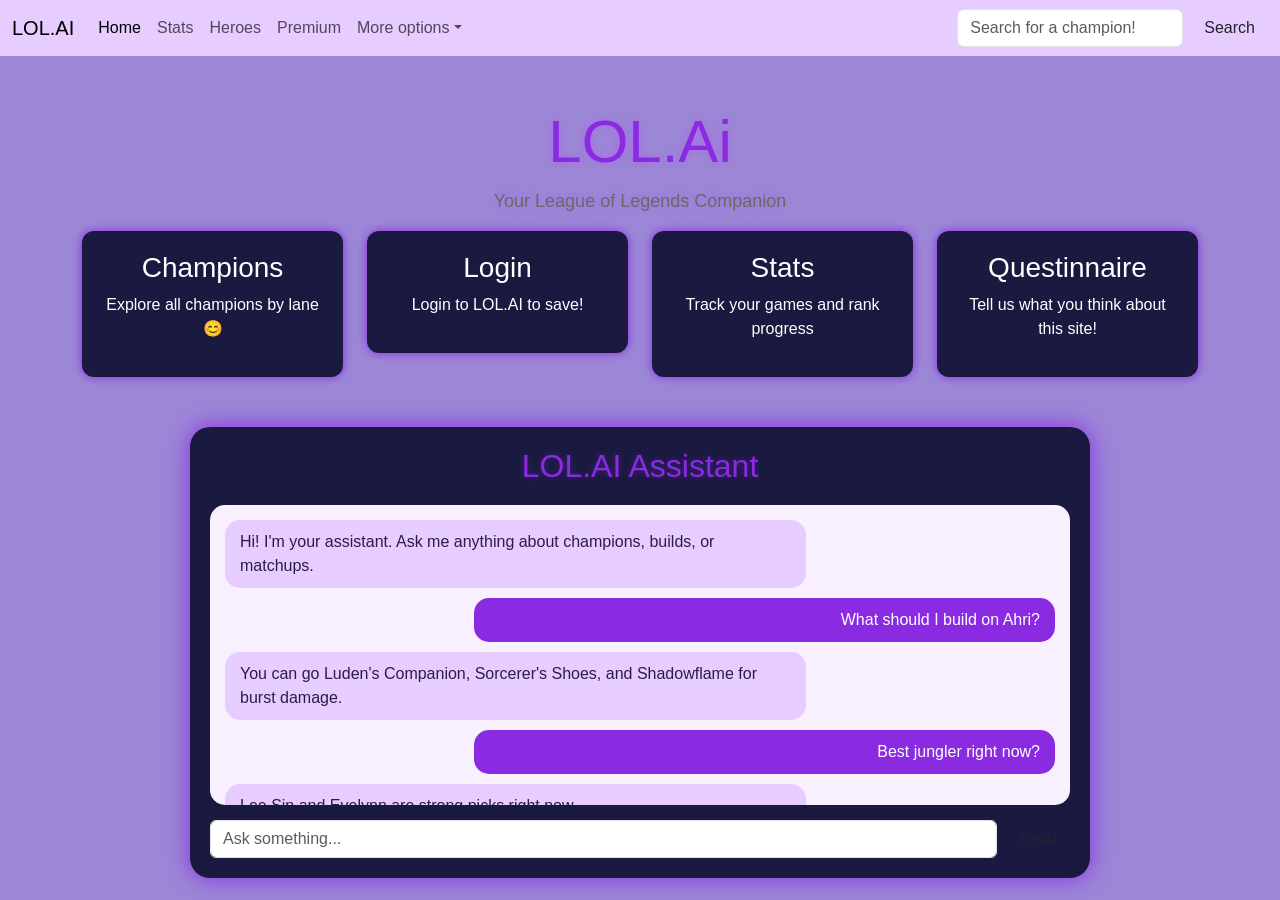
<file: index.html>
<!DOCTYPE html>
<html lang="en">
<head>
<meta charset="UTF-8">
<meta name="viewport" content="width=device-width, initial-scale=1.0">
<title>LOL.Ai Home</title>
<link href="style.css" rel="stylesheet">
<link href="https://cdn.jsdelivr.net/npm/bootstrap@5.3.2/dist/css/bootstrap.min.css" rel="stylesheet">

<style>
  body { 
    background: #9c87d6;
    color: #ffffff; 
    font-family: 'Segoe UI', Roboto, sans-serif;
    min-height: 100vh;
}
</style>
  
</head>
<body>
  
<!-- Navbar -->
<nav class="navbar navbar-expand-lg navbar-purple">
  <div class="container-fluid">
    <a class="navbar-brand" href="#">LOL.AI</a>

    <button class="navbar-toggler" type="button" data-bs-toggle="collapse" data-bs-target="#navbarSupportedContent">
      <span class="navbar-toggler-icon"></span>
    </button>

    <div class="collapse navbar-collapse" id="navbarSupportedContent">

      <ul class="navbar-nav me-auto mb-2 mb-lg-0">
        <li class="nav-item"><a class="nav-link active" href="index.html">Home</a></li>
        <li class="nav-item"><a class="nav-link" href="stats.html">Stats</a></li>
        <li class="nav-item"><a class="nav-link" href="heroes.html">Heroes</a></li>
        <li class="nav-item"><a class="nav-link" href="#">Premium</a></li>
        <li class="nav-item dropdown">
          <a class="nav-link dropdown-toggle" href="#" role="button" data-bs-toggle="dropdown">More options</a>
          <ul class="dropdown-menu navbar-purple-drop">
            <li><a class="dropdown-item" href="carousel.html">Featured champions</a></li>
            <li><a class="dropdown-item" href="login.html">Login</a></li>
            <li><hr class="dropdown-divider"></li>
            <li><a class="dropdown-item" href="settings.html">Settings</a></li>
          </ul>
        </li>
      </ul>

      <form class="d-flex" onsubmit="searchChampionNavbar(event)">
        <input id="navbarSearch" class="form-control me-2" type="search" placeholder="Search for a champion!">
        <button class="btn search-purple" type="submit">Search</button>
      </form>

    </div>
  </div>
</nav>

<div class="container">

  <!-- Header / Title -->
  <header>
    <h1>LOL.Ai</h1>
    <p>Your League of Legends Companion</p>
  </header>

  <!-- Quick Navigation Cards -->
  <div class="row cards-row g-4">
    <div class="col-md-3">
      <div class="card-custom" onclick="location.href='heroes.html'">
        <h3>Champions</h3>
        <p>Explore all champions by lane                                    😊</p>
      </div>
    </div>
    <div class="col-md-3">
      <div class="card-custom" onclick="location.href='login.html'">
        <h3>Login</h3>
        <p>Login to LOL.AI to save!</p>
      </div>
    </div>
    <div class="col-md-3">
      <div class="card-custom" onclick="location.href='stats.html'">
        <h3>Stats</h3>
        <p>Track your games and rank progress</p>
      </div>
    </div>
    <div class="col-md-3">
      <div class="card-custom" onclick="location.href='forma.html'">
        <h3>Questinnaire</h3>
        <p>Tell us what you think about this site!</p>
      </div>
    </div>
  </div>

</div>

<div class="ai-container">
  <div class="ai-box">
    
    <h2 class="ai-title">LOL.AI Assistant</h2>

    <!-- Chat messages -->
    <div class="chat-box">
      <div class="message ai">
        Hi! I'm your assistant. Ask me anything about champions, builds, or matchups.
      </div>

      <div class="message user">
        What should I build on Ahri?
      </div>

      <div class="message ai">
        You can go Luden's Companion, Sorcerer's Shoes, and Shadowflame for burst damage.
      </div>

      <div class="message user">
        Best jungler right now?
      </div>

      <div class="message ai">
        Lee Sin and Evelynn are strong picks right now.
      </div>
    </div>

    <!-- Fake input -->
    <div class="chat-input">
      <input type="text" placeholder="Ask something..." class="form-control">
      <button class="btn send">Send</button>
    </div>

  </div>
</div>

<script src="script.js" defer></script>

<script src="https://cdn.jsdelivr.net/npm/bootstrap@5.3.2/dist/js/bootstrap.bundle.min.js"></script>
</body>
</html>
</file>
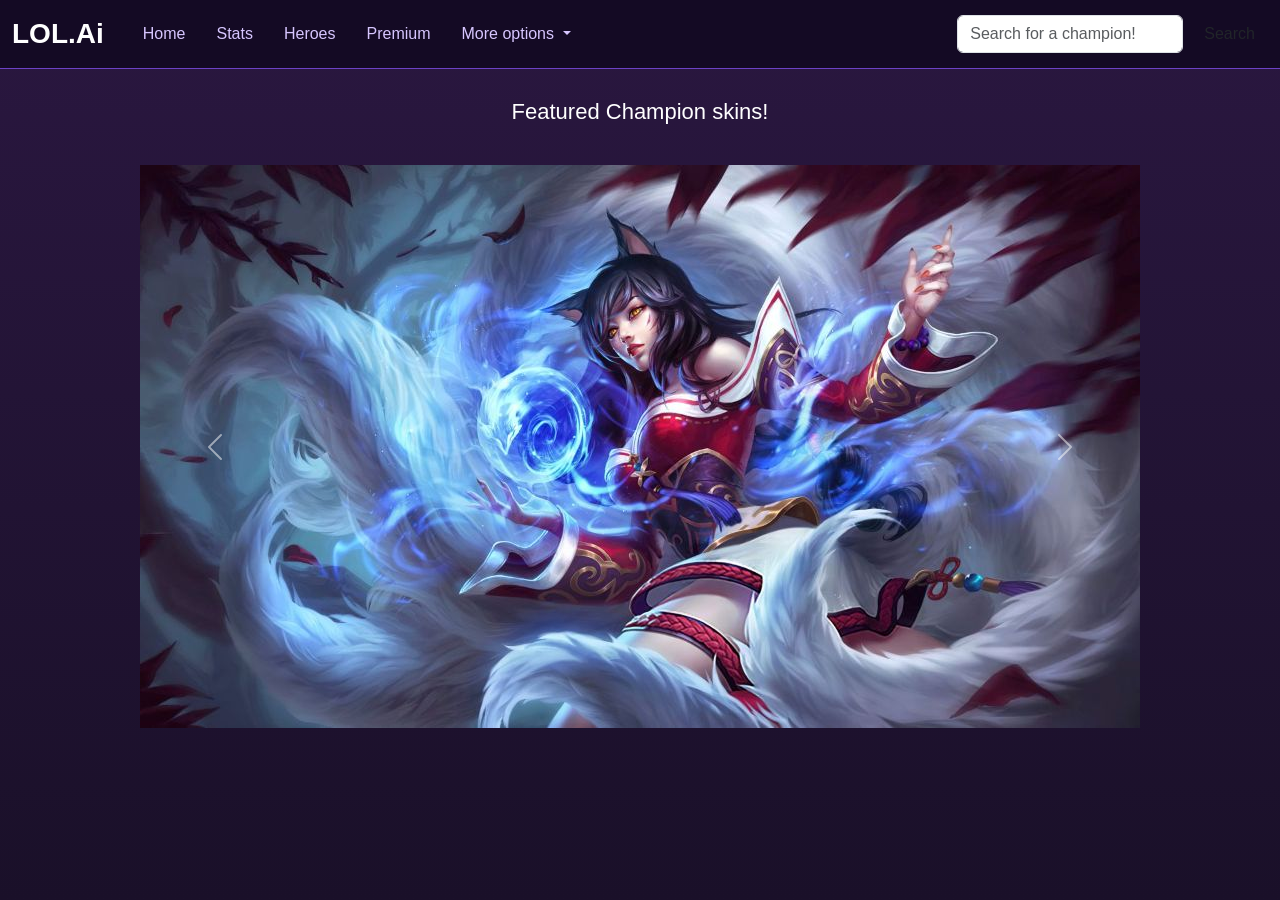
<file: carousel.html>
<!doctype html>
<html lang="en">
<head>
  <meta charset="utf-8">
  <meta name="viewport" content="width=device-width, initial-scale=1">
  <title>Carousel</title>

  <link href="https://cdn.jsdelivr.net/npm/bootstrap@5.3.8/dist/css/bootstrap.min.css" rel="stylesheet">

  <style>
    body{
    background: linear-gradient(to bottom, #2a1740, #1a1029);
    min-height: 100vh;
    margin: 0;
    font-family: Arial, sans-serif;
    overflow-x: hidden;
}

h1{
    color: white;
    text-align: center;
    margin-top: 30px;
    font-size: 22px ;
}

.navbar{
    background-color: rgba(20, 10, 35, 0.95);
    border-bottom: 1px solid #6d42c7;
}

.navbar-brand{
    color: white;
    font-size: 28px;
    font-weight: bold;
}

.navbar-brand span{
    color: #a970ff;
}

.nav-link{
    color: #d7c6ff !important;
    margin-left: 15px;
    transition: 0.3s;
}

.nav-link:hover{
    color: white !important;
}

.carousel-wrapper{
    display: flex;
    justify-content: center;
    align-items: center;
    margin-top: 60px;
    padding-bottom: 60px;
}

.large-img{
    display: block;
}

.small-img{
    display: none;
}

.title{
    text-align: center;
    color: white;
    margin-top: 40px;
}

.title h1{
    font-size: 60px;
    font-weight: bold;
}

.title p{
    color: #cdb8ff;
    font-size: 18px;
}

.carousel-wrapper {
  display: flex;
  justify-content: center;
  margin-top: 40px;
}
    
.small-img {
    display: none;
}

@media (max-width: 800px) {
    .large-img {
    display: none;
    }
    .small-img {
        display: block;
    }
}

  </style>
</head>

<body>

<nav class="navbar navbar-expand-lg navbar-purple">
  <div class="container-fluid">
    <a class="navbar-brand" href="#">LOL.Ai</a>

    <button class="navbar-toggler" type="button" data-bs-toggle="collapse" data-bs-target="#navbarSupportedContent">
      <span class="navbar-toggler-icon"></span>
    </button>

    <div class="collapse navbar-collapse" id="navbarSupportedContent">

      <ul class="navbar-nav me-auto mb-2 mb-lg-0">
        <li class="nav-item"><a class="nav-link active" href="index.html">Home</a></li>
        <li class="nav-item"><a class="nav-link" href="stats.html">Stats</a></li>
        <li class="nav-item"><a class="nav-link" href="heroes.html">Heroes</a></li>
        <li class="nav-item"><a class="nav-link" href="#">Premium</a></li>

        <li class="nav-item dropdown">
          <a class="nav-link dropdown-toggle" href="#" role="button" data-bs-toggle="dropdown">
            More options
          </a>
          <ul class="dropdown-menu navbar-purple-drop">
            <li><a class="dropdown-item" href="#">Guide</a></li>
            <li><a class="dropdown-item" href="login.html">Login</a></li>
            <li><hr class="dropdown-divider"></li>
            <li><a class="dropdown-item" href="#">Settings</a></li>
          </ul>
        </li>
      </ul>

      <form class="d-flex" onsubmit="searchChampionNavbar(event)">
        <input id="navbarSearch" class="form-control me-2" type="search" placeholder="Search for a champion!">
        <button class="btn search-purple" type="submit">Search</button>
      </form>

    </div>
  </div>
</nav>

<h1>Featured Champion skins!</h1>

<div class="carousel-wrapper">

  <div id="carouselExample" class="carousel slide" data-bs-ride="carousel">

    <div class="carousel-inner">

      <div class="carousel-item active">
        <img src="slike/ahrilg.jpg" class="large-img" alt="">
        <img src="slike/ahris.jpg" class="small-img" alt="">
      </div>

      <div class="carousel-item">
        <img src="slike/corkilg.jpg" class="large-img" alt="">
        <img src="slike/corkis.jpg" class="small-img" alt="">
      </div>

      <div class="carousel-item">
        <img src="slike/fizzlg.jpg" class="large-img" alt="">
        <img src="slike/fizzs.jpg" class="small-img" alt="">
      </div>

      <div class="carousel-item">
        <img src="slike/yasuolg.jpg" class="large-img" alt="">
        <img src="slike/yasuos.jpg" class="small-img" alt="">
      </div>

      <div class="carousel-item">
        <img src="slike/fiddlelg.jpg" class="large-img" alt="">
        <img src="slike/fiddles.jpg" class="small-img" alt="">
      </div>

      <div class="carousel-item">
        <img src="slike/malphitelg.jpg" class="large-img" alt="">
        <img src="slike/malphites.jpg" class="small-img" alt="">
      </div>

      <div class="carousel-item">
        <img src="slike/misslg.jpg" class="large-img" alt="">
        <img src="slike/misss.jpg" class="small-img" alt="">
      </div>

      <div class="carousel-item">
        <img src="slike/ramuslg.jpg" class="large-img" alt="">
        <img src="slike/ramuss.jpg" class="small-img" alt="">
      </div>

      <div class="carousel-item">
        <img src="slike/twitchlg.jpg" class="large-img" alt="">
        <img src="slike/twitchs.jpg" class="small-img" alt="">
      </div>

      <div class="carousel-item">
        <img src="slike/settlg.jpg" class="large-img" alt="">
        <img src="slike/setts.jpg" class="small-img" alt="">
      </div>

    </div>

    <button class="carousel-control-prev" type="button" data-bs-target="#carouselExample" data-bs-slide="prev">
      <span class="carousel-control-prev-icon"></span>
    </button>

    <button class="carousel-control-next" type="button" data-bs-target="#carouselExample" data-bs-slide="next">
      <span class="carousel-control-next-icon"></span>
    </button>

  </div>

</div>

<script src="https://cdn.jsdelivr.net/npm/bootstrap@5.3.8/dist/js/bootstrap.bundle.min.js"></script>

</body>
</html>
</file>
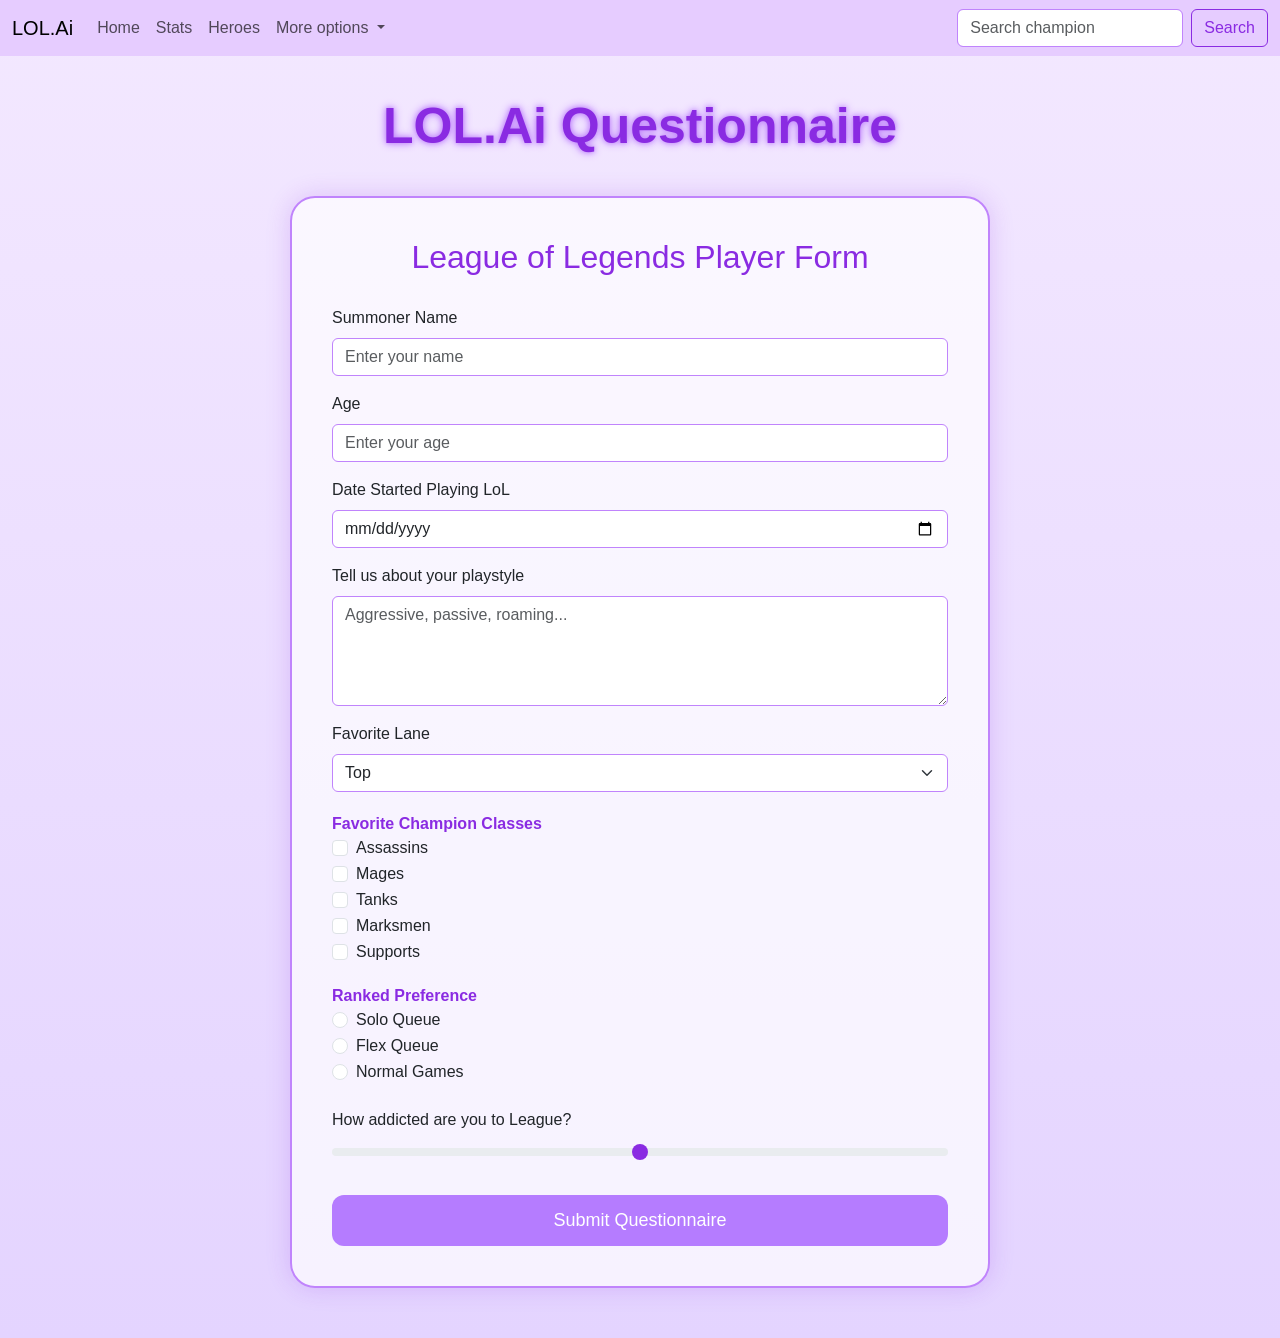
<file: forma.html>
<!DOCTYPE html>
<html lang="sr">
<head>
<meta charset="UTF-8">
<meta name="viewport" content="width=device-width, initial-scale=1.0">

<title>LOL.Ai Upitnik</title>

<link href="https://cdn.jsdelivr.net/npm/bootstrap@5.3.8/dist/css/bootstrap.min.css" rel="stylesheet">

<style>

body{
    background: linear-gradient(to bottom, #f3e8ff, #e4d4ff);
    min-height: 100vh;
    font-family: Arial, sans-serif;
}

/* NAVBAR */

.navbar-purple{
    background-color: #e6ccff;
}

.navbar-purple-drop{
    background-color: #d7b8ff;
}

.search-purple{
    color: #8a2be2;
    border-color: #8a2be2;
}

.search-purple:hover{
    background-color: #8a2be2;
    color: white;
}

/* NASLOV */

.glow-title{
    margin-top: 40px;
    text-align: center;
    font-size: 50px;
    font-weight: bold;
    color: #8a2be2;

    text-shadow:
    0 0 5px #c084fc,
    0 0 10px #c084fc;
}

/* FORMA */

.form-wrapper{
    display: flex;
    justify-content: center;
    margin-top: 40px;
    padding-bottom: 50px;
}

.questionnaire{
    width: 100%;
    max-width: 700px;

    background-color: rgba(255,255,255,0.7);

    border: 2px solid #c084fc;

    border-radius: 25px;

    padding: 40px;

    box-shadow: 0 0 25px rgba(138,43,226,0.2);
}

.questionnaire h2{
    color: #8a2be2;
    margin-bottom: 30px;
    text-align: center;
}

.form-control,
.form-select{
    border: 1px solid #c084fc;
}

.form-control:focus,
.form-select:focus{
    border-color: #8a2be2;
    box-shadow: 0 0 10px rgba(138,43,226,0.3);
}

.btn-purple{
    background-color: #b57cff;
    border: none;
    color: white;
    padding: 12px;
    border-radius: 12px;
    width: 100%;
    font-size: 18px;
    transition: 0.3s;
}

.btn-purple:hover{
    background-color: #8a2be2;
}

.form-range::-webkit-slider-thumb{
    background: #8a2be2;
}

.section-title{
    color: #8a2be2;
    font-weight: bold;
    margin-top: 20px;
}

</style>
</head>

<body>

<!-- NAVBAR -->

<nav class="navbar navbar-expand-lg navbar-purple">
  <div class="container-fluid">

    <a class="navbar-brand" href="#">LOL.Ai</a>

    <button class="navbar-toggler" type="button" data-bs-toggle="collapse" data-bs-target="#navbarSupportedContent">
      <span class="navbar-toggler-icon"></span>
    </button>

    <div class="collapse navbar-collapse" id="navbarSupportedContent">

      <ul class="navbar-nav me-auto mb-2 mb-lg-0">

        <li class="nav-item">
          <a class="nav-link" href="index.html">Home</a>
        </li>

        <li class="nav-item">
          <a class="nav-link" href="stats.html">Stats</a>
        </li>

        <li class="nav-item">
          <a class="nav-link" href="heroes.html">Heroes</a>
        </li>

        <li class="nav-item dropdown">
          <a class="nav-link dropdown-toggle" href="#" role="button" data-bs-toggle="dropdown">
            More options
          </a>

          <ul class="dropdown-menu navbar-purple-drop">
            <li>
                <a class="dropdown-item" href="carousel.html">Featured Skins</a>
            </li>

            <li>
              <a class="dropdown-item" href="login.html">Login</a>
            </li>

            <li>
              <a class="dropdown-item" href="settings.html">Settings</a>
            </li>

          </ul>
        </li>

      </ul>

      <form class="d-flex">
        <input class="form-control me-2" type="search" placeholder="Search champion">
        <button class="btn search-purple" type="submit">Search</button>
      </form>

    </div>
  </div>
</nav>

<!-- NASLOV -->

<h1 class="glow-title">LOL.Ai Questionnaire</h1>

<!-- FORMA -->

<div class="form-wrapper">

<div class="questionnaire">

<h2>League of Legends Player Form</h2>

<form>

<div class="mb-3">
<label class="form-label">Summoner Name</label>
<input type="text" class="form-control" placeholder="Enter your name">
</div>

<div class="mb-3">
<label class="form-label">Age</label>
<input type="number" class="form-control" placeholder="Enter your age">
</div>

<div class="mb-3">
<label class="form-label">Date Started Playing LoL</label>
<input type="date" class="form-control">
</div>

<div class="mb-3">
<label class="form-label">Tell us about your playstyle</label>
<textarea class="form-control" rows="4" placeholder="Aggressive, passive, roaming..."></textarea>
</div>

<div class="mb-3">
<label class="form-label">Favorite Lane</label>

<select class="form-select">
<option>Top</option>
<option>Jungle</option>
<option>Mid</option>
<option>ADC</option>
<option>Support</option>
</select>

</div>

<div class="section-title">
Favorite Champion Classes
</div>

<div class="form-check">
<input class="form-check-input" type="checkbox">
<label class="form-check-label">Assassins</label>
</div>

<div class="form-check">
<input class="form-check-input" type="checkbox">
<label class="form-check-label">Mages</label>
</div>

<div class="form-check">
<input class="form-check-input" type="checkbox">
<label class="form-check-label">Tanks</label>
</div>

<div class="form-check">
<input class="form-check-input" type="checkbox">
<label class="form-check-label">Marksmen</label>
</div>

<div class="form-check">
<input class="form-check-input" type="checkbox">
<label class="form-check-label">Supports</label>
</div>

<div class="section-title">
Ranked Preference
</div>

<div class="form-check">
<input class="form-check-input" type="radio" name="ranked">
<label class="form-check-label">Solo Queue</label>
</div>

<div class="form-check">
<input class="form-check-input" type="radio" name="ranked">
<label class="form-check-label">Flex Queue</label>
</div>

<div class="form-check">
<input class="form-check-input" type="radio" name="ranked">
<label class="form-check-label">Normal Games</label>
</div>

<div class="mt-4 mb-4">
<label class="form-label">How addicted are you to League?</label>
<input type="range" class="form-range">
</div>

<button type="submit" class="btn-purple">
Submit Questionnaire
</button>

</form>

</div>

</div>

<script src="https://cdn.jsdelivr.net/npm/bootstrap@5.3.8/dist/js/bootstrap.bundle.min.js"></script>

</body>
</html>
</file>
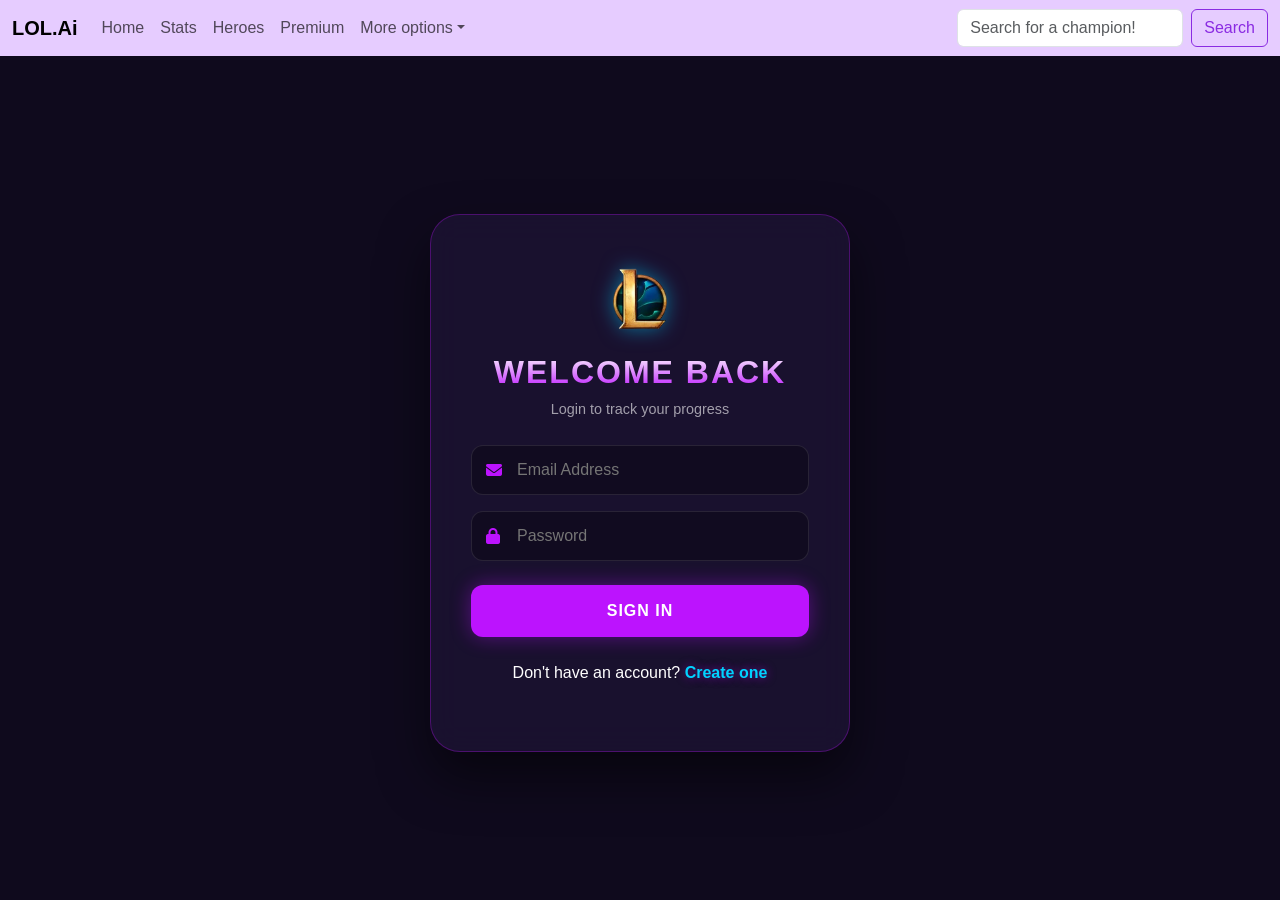
<file: login.html>
<!DOCTYPE html>
<html lang="en">
<head>
    <meta charset="UTF-8">
    <meta name="viewport" content="width=device-width, initial-scale=1.0">
    <title>Login | LOL.Ai</title>
    <link href="https://cdn.jsdelivr.net/npm/bootstrap@5.3.2/dist/css/bootstrap.min.css" rel="stylesheet">
    <link rel="stylesheet" href="https://cdnjs.cloudflare.com/ajax/libs/font-awesome/6.4.2/css/all.min.css">
    <link href="https://fonts.googleapis.com/css2?family=Poppins:wght@400;600;800&display=swap" rel="stylesheet">
    <link rel="stylesheet" href="style.css">

<style>
  body { 
    background:  #0f0a1d;
    color: #ffffff; 
    font-family: 'Segoe UI', Roboto, sans-serif;
    min-height: 100vh;
}
</style>
    
</head>
<body class="login-body">

<nav class="navbar navbar-expand-lg navbar-purple">
  <div class="container-fluid">
    <a class="navbar-brand fw-bold" href="#">LOL.Ai</a>
    <button class="navbar-toggler" type="button" data-bs-toggle="collapse" data-bs-target="#navbarSupportedContent">
      <span class="navbar-toggler-icon"></span>
    </button>
    <div class="collapse navbar-collapse" id="navbarSupportedContent">
      <ul class="navbar-nav me-auto mb-2 mb-lg-0">
        <li class="nav-item"><a class="nav-link" href="index.html">Home</a></li>
        <li class="nav-item"><a class="nav-link" href="stats.html">Stats</a></li>
        <li class="nav-item"><a class="nav-link" href="heroes.html">Heroes</a></li>
        <li class="nav-item"><a class="nav-link" href="#">Premium</a></li>
        <li class="nav-item dropdown">
          <a class="nav-link dropdown-toggle" href="#" role="button" data-bs-toggle="dropdown">More options</a>
          <ul class="dropdown-menu navbar-purple-drop">
            <li><a class="dropdown-item" href="#">Guide</a></li>
            <li><a class="dropdown-item active" href="login.html">Login</a></li>
            <li><hr class="dropdown-divider"></li>
            <li><a class="dropdown-item" href="settings.html">Settings</a></li>
          </ul>
        </li>
      </ul>
      <form class="d-flex" onsubmit="event.preventDefault()">
        <input class="form-control me-2" type="search" placeholder="Search for a champion!">
        <button class="btn search-purple" type="submit">Search</button>
      </form>
    </div>
  </div>
</nav>

<div class="login-viewport">
    <div class="hero-bg-overlay"></div>
    
    <div class="glass-login-card">
        <div class="login-brand-area text-center">
            <img src="slike/lol-logo.png" alt="LoL Logo" class="login-hero-logo">
            <h2 class="auth-title">WELCOME BACK</h2>
            <p class="auth-subtitle">Login to track your progress</p>
        </div>
        
        <form action="index.html" class="mt-4">
            <div class="custom-input-group mb-3">
                <i class="fas fa-envelope input-icon"></i>
                <input type="email" class="custom-field" placeholder="Email Address" required>
            </div>

            <div class="custom-input-group mb-4">
                <i class="fas fa-lock input-icon"></i>
                <input type="password" class="custom-field" placeholder="Password" required>
            </div>

            <button type="submit" class="neon-submit-btn w-100">
                <span>SIGN IN</span>
            </button>
        </form>

        <div class="auth-footer text-center mt-4">
            <p>Don't have an account? <a href="#" class="text-neon">Create one</a></p>
        </div>
    </div>
</div>

<script src="script.js" defer></script>
<script src="https://cdn.jsdelivr.net/npm/bootstrap@5.3.2/dist/js/bootstrap.bundle.min.js"></script>
</body>
</html>
</file>
<file: style.css>
/body-navbar - mic*
body { 
    background: #0f0a1d;
    color: #ffffff; 
    font-family: 'Segoe UI', Roboto, sans-serif;
    min-height: 100vh;
}

.navbar-purple { background-color: #e6ccff; }
.navbar-purple-drop { background-color: #b093cc; }
.search-purple { color: #8a2be2; border-color: #8a2be2; }
.search-purple:hover { background-color: #8a2be2; color: white; }

.container { margin-top: 50px; }

.player-card,
.ai-box {
  background-color: #ffffff;
  color: #2d1b4e;
  box-shadow: 0 0 15px rgba(138, 43, 226, 0.2);
}


/*stats page*/
.navbar-purple { background-color: #e6ccff; }
.navbar-purple-drop { background-color: #b093cc; }
.search-purple { color: #8a2be2; border-color: #8a2be2; }
.search-purple:hover { background-color: #8a2be2; color: white; }

.glass-card {
    background: rgba(30, 20, 55, 0.6);
    backdrop-filter: blur(10px);
    border: 1px solid rgba(138, 43, 226, 0.2);
    border-radius: 20px;
    box-shadow: 0 10px 30px rgba(0, 0, 0, 0.4);
}

.player-name-text {
    font-weight: 800;
    font-size: 3rem;
    margin-bottom: 0;
    background: linear-gradient(to right, #fff, #bc13fe);
    -webkit-background-clip: text;
    -webkit-text-fill-color: transparent;
}

.text-neon { color: #bc13fe; text-shadow: 0 0 10px rgba(188, 19, 254, 0.5); }
.text-blue { color: #00d2ff; text-shadow: 0 0 10px rgba(0, 210, 255, 0.5); }
.text-white-opacity { color: rgba(255,255,255,0.5); }
.bg-purple-soft { background: rgba(138, 43, 226, 0.3); border: 1px solid rgba(138, 43, 226, 0.4); }

.stat-summary-box {
    background: rgba(0, 0, 0, 0.2);
    padding: 15px;
    border-radius: 15px;
    border: 1px solid rgba(255, 255, 255, 0.05);
}

.custom-progress-bg {
    background: rgba(255, 255, 255, 0.05);
    height: 12px;
    border-radius: 10px;
    width: 100%;
}

.custom-progress-fill {
    height: 100%;
    border-radius: 10px;
    transition: width 1s ease-in-out;
}

.purple-grad { background: linear-gradient(90deg, #8a2be2, #bc13fe); box-shadow: 0 0 15px rgba(188, 19, 254, 0.4); }
.blue-grad { background: linear-gradient(90deg, #00d2ff, #3a7bd5); box-shadow: 0 0 15px rgba(0, 210, 255, 0.4); }

.role-chart-container {
    display: flex;
    justify-content: space-around;
    align-items: flex-end;
    height: 200px;
    padding-bottom: 10px;
}

.role-bar-item {
    display: flex;
    flex-direction: column;
    align-items: center;
    width: 50px;
}

.role-bar-track {
    background: rgba(255, 255, 255, 0.05);
    width: 15px;
    height: 150px;
    border-radius: 20px;
    position: relative;
    display: flex;
    flex-direction: column-reverse;
    margin-bottom: 10px;
}

.role-bar-fill {
    width: 100%;
    border-radius: 20px;
    position: relative;
    transition: height 0.5s ease;
}

.role-val {
    position: absolute;
    top: -25px;
    left: 50%;
    transform: translateX(-50%);
    font-size: 0.7rem;
    font-weight: bold;
}

.role-label {
    font-size: 0.75rem;
    font-weight: 600;
    color: rgba(255,255,255,0.6);
}

.active-role .role-label { color: #00d2ff; }
.active-role .role-bar-track { background: rgba(0, 210, 255, 0.1); }
.active-role .role-bar-fill { box-shadow: 0 0 20px rgba(0, 210, 255, 0.5); }


/*home page*/
.glow-title {
  margin-top: 50px;
  font-size: 50px;
  font-family: 'Arial Black', sans-serif;
  color: #8a2be2;
  text-align: center;
  text-shadow:
     0 0 2px #8a2be2,
     0 0 5px #9b4eff;
}

header {
  text-align: center;
  margin-top: 40px;
  text-shadow: 0 0 10px #aa69e7;
}

header h1 {
  font-size: 60px;
  color: #8a2be2;
  margin-bottom: 10px;
}

header p {
  font-size: 18px;
  color: #696969;
}

.cards-row {
  margin-top: 50px;
}

.card-custom {
  background-color: #1a1a40;
  color: #fff;
  text-align: center;
  padding: 20px;
  border-radius: 12px;
  transition: 0.3s;
  cursor: pointer;
  box-shadow: 0 0 10px #8a2be2;
}

.card-custom:hover {
  transform: scale(1.05);
  box-shadow: 0 0 25px #ff00ff;
}

.ai-container {
  display: flex;
  justify-content: center;
  margin-top: 50px;
  margin-bottom: 50px;
}

.ai-box {
  width: 100%;
  max-width: 900px;
  background: #1a1a40;
  border-radius: 20px;
  padding: 20px;
  box-shadow: 0 0 25px #8a2be2;
}

.ai-title {
  text-align: center;
  color: #8a2be2;
  margin-bottom: 20px;
  text-shadow: 0 0 6px rgba(138, 43, 226, 0.4);
}

.chat-box {
  height: 300px;
  overflow-y: auto;
  background: #f8f0ff;
  padding: 15px;
  border-radius: 15px;
  margin-bottom: 15px;
}

.message {
  padding: 10px 15px;
  border-radius: 15px;
  margin-bottom: 10px;
  max-width: 70%;
}

.message.ai {
  background: #e6ccff;
  align-self: flex-start;
}

.message.user {
  background: #8a2be2;
  color: white;
  margin-left: auto;
  text-align: right;
}

.chat-input {
  display: flex;
  gap: 10px;
}

.send {
  background: #8a2be2;
  color: black;
}

.send:hover {
  background-color: #571b8f33;
}


/*heroes page*/
/* Tier row */
.tier-row {
  background: rgba(0,0,0,0.2);
  border-radius: 15px;
  padding: 10px;
  overflow-x: auto;
}

/* Tier labels */
.tier-label {
  min-width: 60px;
  height: 60px;
  font-size: 28px;
  font-weight: bold;
  display: flex;
  align-items: center;
  justify-content: center;
  border-radius: 10px;
  margin-right: 15px;
  color: white;
}

.s-tier { background: #ff4d4d; }
.a-tier { background: #ff944d; }
.b-tier { background: #ffd11a; color: black; }

/* Champion icons */
.champion-icon {
  text-align: center;
  margin: 5px;
  cursor: pointer;
  transition: 0.2s;
  width: 70px;
}

.champion-icon img {
  width: 70px;
  height: 70px;
  border-radius: 10px;
  box-shadow: 0 0 10px rgba(138,43,226,0.4);
}

.champion-icon span {
  display: block;
  font-size: 12px;
  margin-top: 5px;
}

/* Hover effect */
.champion-icon:hover {
  transform: scale(1.1);
}

/*settings*/
.settings-ui-card {
    background: #9d84e1;
    width: 100%;
    max-width: 400px;
    border-radius: 35px;
    padding: 30px;
    box-shadow: 0 15px 40px rgba(0, 0, 0, 0.4);
}

.settings-header {
    display: flex;
    justify-content: space-between;
    align-items: center;
    margin-bottom: 40px;
}

.settings-header h2 {
    font-size: 1.5rem;
    letter-spacing: 1px;
}

.settings-item {
    display: flex;
    align-items: center;
    padding: 15px 0;
    text-decoration: none;
    color: white;
    transition: opacity 0.2s;
}

.settings-item:hover {
    opacity: 0.8;
    color: white;
}

.item-title {
    font-weight: 600;
    font-size: 1.1rem;
    line-height: 1.2;
}

.item-sub {
    font-size: 0.85rem;
    opacity: 0.8;
}

.icon-riot { color: #78909c; font-size: 1.4rem; }
.icon-yellow { color: #ffeb3b; font-size: 1.4rem; }
.icon-gray { color: #455a64; font-size: 1.4rem; }

.custom-switch.form-check-input {
    background-color: rgba(255, 255, 255, 0.3);
    border-color: transparent;
    width: 3rem;
    height: 1.5rem;
    cursor: pointer;
}

.custom-switch.form-check-input:checked {
    background-color: #3d5afe;
    background-image: url("data:image/svg+xml,%3csvg xmlns='http://www.w3.org/2000/svg' viewBox='-4 -4 8 8'%3e%3ccircle r='3' fill='%23fff'/%3e%3c/svg%3e");
}

.logout-link {
    margin-top: 20px;
    border-top: 1px solid rgba(255, 255, 255, 0.1);
    padding-top: 25px;
}

.form-check-input:focus {
    box-shadow: none;
    border-color: transparent;
}

/*login*/
.login-viewport {
    height: calc(75vh);
    margin-top: 7%;
    display: flex;
    justify-content: center;
    align-items: center;
    position: relative;
    background-image: url('https://images.alphacoders.com/132/1322301.jpeg'); /* Summoner's Rift background */
    background-size: cover;
    background-position: center;
}

.hero-bg-overlay {
    position: absolute;
    top: 0; left: 0; width: 100%; height: 100%;
    background: radial-gradient(circle, rgba(15, 10, 29, 0.7) 0%, rgba(15, 10, 29, 0.95) 100%);
    z-index: 1;
}

.glass-login-card {
    position: relative;
    z-index: 2;
    background: rgba(30, 20, 55, 0.7);
    backdrop-filter: blur(15px);
    border: 1px solid rgba(188, 19, 254, 0.3);
    border-radius: 30px;
    padding: 50px 40px;
    width: 100%;
    max-width: 420px;
    box-shadow: 0 25px 50px rgba(0, 0, 0, 0.5);
}

.login-hero-logo {
    width: 80px;
    margin-bottom: 20px;
    filter: drop-shadow(0 0 10px rgba(0, 210, 255, 0.5));
}

.auth-title {
    font-weight: 800;
    letter-spacing: 2px;
    background: linear-gradient(to bottom, #fff, #bc13fe);
    -webkit-background-clip: text;
    -webkit-text-fill-color: transparent;
}

.auth-subtitle {
    font-size: 0.9rem;
    color: rgba(255, 255, 255, 0.6);
}

.custom-input-group {
    position: relative;
    display: flex;
    align-items: center;
}

.input-icon {
    position: absolute;
    left: 15px;
    color: #bc13fe;
}

.custom-field {
    width: 100%;
    background: rgba(0, 0, 0, 0.3);
    border: 1px solid rgba(255, 255, 255, 0.1);
    padding: 12px 15px 12px 45px;
    border-radius: 12px;
    color: white;
    transition: all 0.3s;
}

.custom-field:focus {
    outline: none;
    border-color: #bc13fe;
    background: rgba(188, 19, 254, 0.1);
    box-shadow: 0 0 15px rgba(188, 19, 254, 0.2);
}

.neon-submit-btn {
    background: #bc13fe;
    border: none;
    border-radius: 12px;
    padding: 14px;
    color: white;
    font-weight: 700;
    letter-spacing: 1px;
    position: relative;
    overflow: hidden;
    transition: 0.3s;
    box-shadow: 0 0 20px rgba(188, 19, 254, 0.4);
}

.neon-submit-btn:hover {
    transform: translateY(-3px);
    box-shadow: 0 0 30px rgba(188, 19, 254, 0.6);
    background: #d61cff;
}

.text-neon {
    color: #00d2ff;
    text-decoration: none;
    font-weight: 600;
}

.text-neon:hover {
    color: #bc13fe;
    text-shadow: 0 0 10px rgba(188, 19, 254, 0.5);
}
</file>
